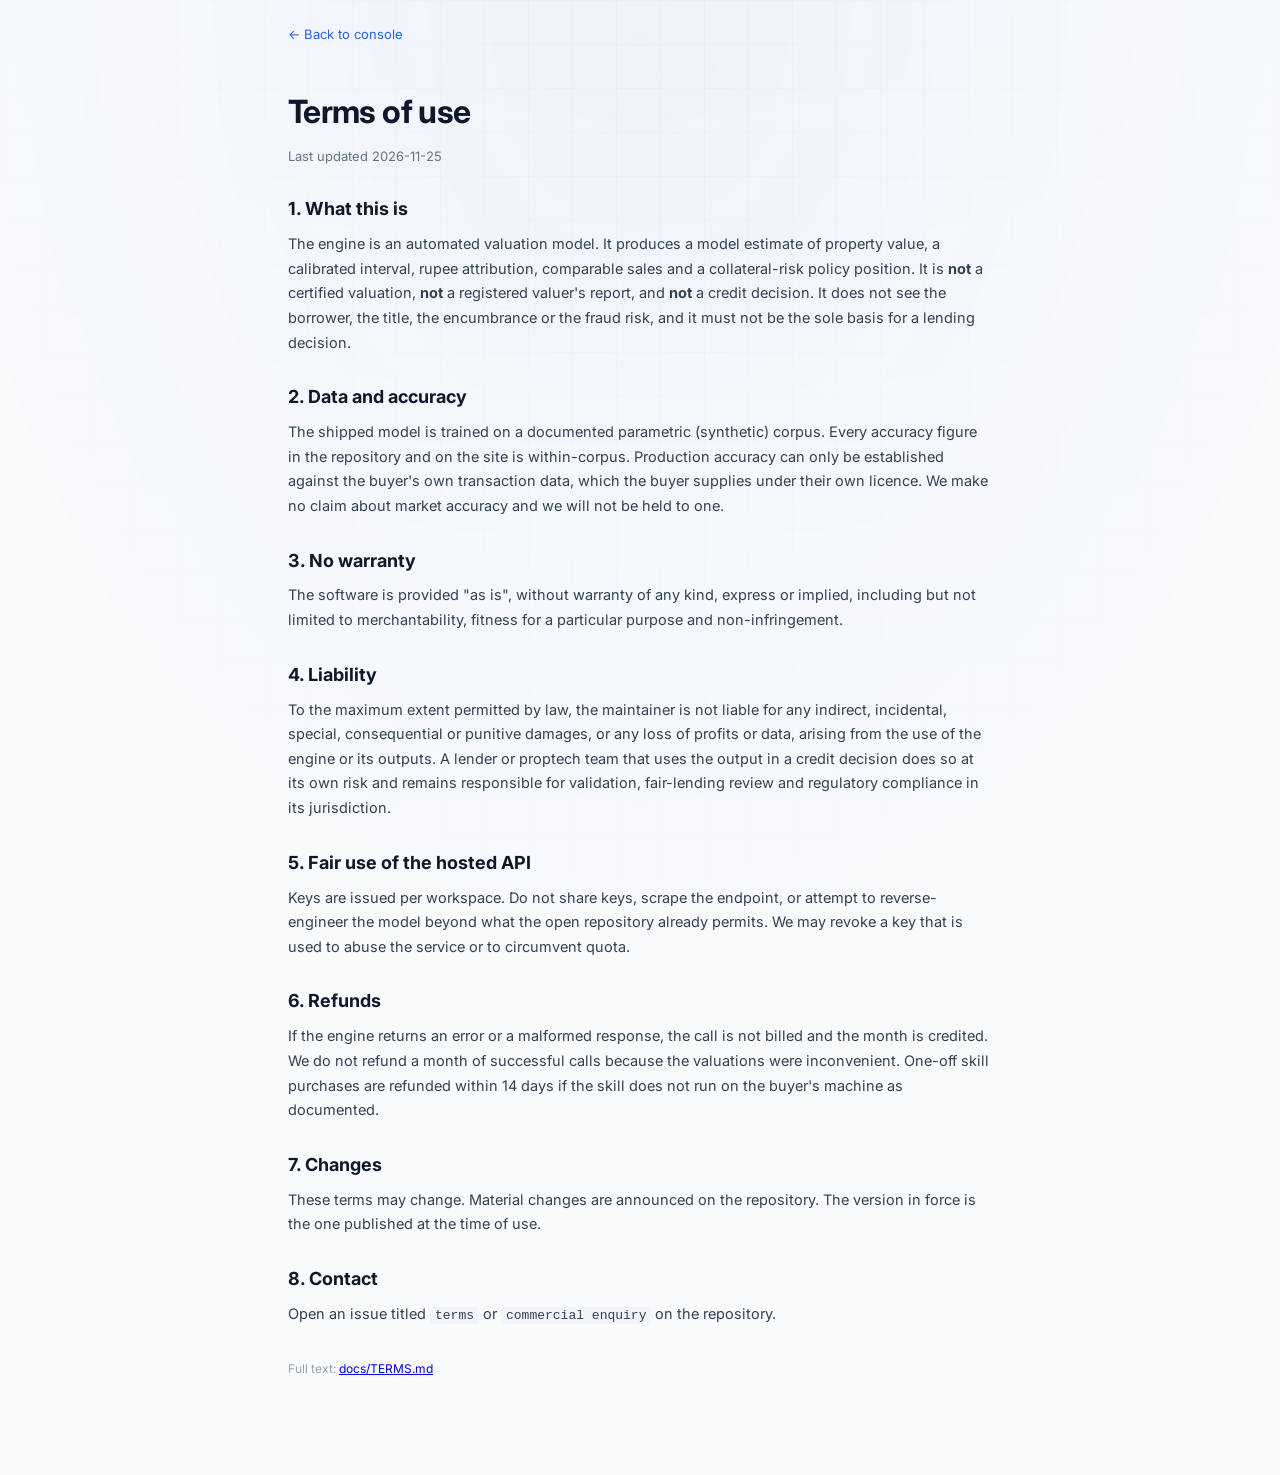
<file: static/terms.html>
<!DOCTYPE html>
<html lang="en">
<head>
<meta charset="utf-8" />
<meta name="viewport" content="width=device-width, initial-scale=1" />
<title>Terms of use — HousingValuation AI</title>
<link rel="icon" href="/favicon.svg" type="image/svg+xml" />
<link rel="preconnect" href="https://fonts.googleapis.com" />
<link rel="preconnect" href="https://fonts.gstatic.com" crossorigin />
<link href="https://fonts.googleapis.com/css2?family=Inter:wght@400;500;550;600;650;700&display=swap" rel="stylesheet" />
<link rel="stylesheet" href="/static/style.css" />
<style>
  .page { max-width: 760px; margin: 0 auto; padding: 0 28px 96px; }
  .page h1 { font-size: 32px; letter-spacing: -0.02em; margin: 40px 0 8px; }
  .page h2 { font-size: 18px; margin: 28px 0 8px; }
  .page p, .page li { font-size: 14.5px; line-height: 1.7; color: var(--ink-2); }
  .page ul { padding-left: 20px; }
  .page code { font-family: var(--mono); font-size: 13px; background: var(--panel-2); padding: 1px 5px; border-radius: 4px; }
  .back { display: inline-block; margin-top: 24px; color: var(--accent); text-decoration: none; font-size: 13px; }
</style>
</head>
<body>
<div class="page">
  <a class="back" href="/">← Back to console</a>
  <h1>Terms of use</h1>
  <p class="muted" style="color:var(--muted);font-size:13px;">Last updated 2026-11-25</p>

  <h2>1. What this is</h2>
  <p>The engine is an automated valuation model. It produces a model estimate of property value, a calibrated interval, rupee attribution, comparable sales and a collateral-risk policy position. It is <strong>not</strong> a certified valuation, <strong>not</strong> a registered valuer's report, and <strong>not</strong> a credit decision. It does not see the borrower, the title, the encumbrance or the fraud risk, and it must not be the sole basis for a lending decision.</p>

  <h2>2. Data and accuracy</h2>
  <p>The shipped model is trained on a documented parametric (synthetic) corpus. Every accuracy figure in the repository and on the site is within-corpus. Production accuracy can only be established against the buyer's own transaction data, which the buyer supplies under their own licence. We make no claim about market accuracy and we will not be held to one.</p>

  <h2>3. No warranty</h2>
  <p>The software is provided "as is", without warranty of any kind, express or implied, including but not limited to merchantability, fitness for a particular purpose and non-infringement.</p>

  <h2>4. Liability</h2>
  <p>To the maximum extent permitted by law, the maintainer is not liable for any indirect, incidental, special, consequential or punitive damages, or any loss of profits or data, arising from the use of the engine or its outputs. A lender or proptech team that uses the output in a credit decision does so at its own risk and remains responsible for validation, fair-lending review and regulatory compliance in its jurisdiction.</p>

  <h2>5. Fair use of the hosted API</h2>
  <p>Keys are issued per workspace. Do not share keys, scrape the endpoint, or attempt to reverse-engineer the model beyond what the open repository already permits. We may revoke a key that is used to abuse the service or to circumvent quota.</p>

  <h2>6. Refunds</h2>
  <p>If the engine returns an error or a malformed response, the call is not billed and the month is credited. We do not refund a month of successful calls because the valuations were inconvenient. One-off skill purchases are refunded within 14 days if the skill does not run on the buyer's machine as documented.</p>

  <h2>7. Changes</h2>
  <p>These terms may change. Material changes are announced on the repository. The version in force is the one published at the time of use.</p>

  <h2>8. Contact</h2>
  <p>Open an issue titled <code>terms</code> or <code>commercial enquiry</code> on the repository.</p>

  <p style="margin-top:32px;font-size:12px;color:var(--faint);">Full text: <a href="https://github.com/abinivesh-m/housing-valuation-ai/blob/main/docs/TERMS.md">docs/TERMS.md</a></p>
</div>
</body>
</html>
</file>
<file: static/style.css>
/* ==========================================================================
   HousingValuation AI — premium product design system
   Clean SaaS aesthetic: generous spacing, refined typography,
   subtle gradients, glass cards, one signature accent.
   ========================================================================== */

:root {
  --bg: #f8fafc;
  --panel: #ffffff;
  --panel-2: #f1f5f9;
  --ink: #0f172a;
  --ink-2: #334155;
  --muted: #64748b;
  --faint: #94a3b8;
  --line: #e2e8f0;
  --line-strong: #cbd5e1;
  --accent: #2563eb;
  --accent-dark: #1d4ed8;
  --accent-ink: #1e3a8a;
  --accent-soft: #eff6ff;
  --accent-glow: rgba(37, 99, 235, 0.16);
  --ok: #059669;
  --ok-soft: #ecfdf5;
  --warn: #d97706;
  --warn-soft: #fdfbee;
  --bad: #dc2626;
  --bad-soft: #fef2f2;
  --radius: 16px;
  --radius-sm: 10px;
  --shadow-1: 0 1px 3px rgba(15, 23, 42, 0.06), 0 1px 2px rgba(15, 23, 42, 0.04);
  --shadow-2: 0 10px 30px -10px rgba(15, 23, 42, 0.08), 0 1px 2px rgba(15, 23, 42, 0.04);
  --shadow-3: 0 20px 40px -15px rgba(15, 23, 42, 0.12);
  --font: "Inter", -apple-system, BlinkMacSystemFont, "Segoe UI", sans-serif;
  --mono: "JetBrains Mono", ui-monospace, "SF Mono", Menlo, monospace;
}

* { margin: 0; padding: 0; box-sizing: border-box; }

html { -webkit-text-size-adjust: 100%; }

body {
  background: var(--bg);
  color: var(--ink);
  font-family: var(--font);
  font-size: 15px;
  line-height: 1.6;
  -webkit-font-smoothing: antialiased;
  -moz-osx-font-smoothing: grayscale;
}

body::before {
  content: "";
  position: fixed;
  inset: 0;
  pointer-events: none;
  background-image:
    radial-gradient(ellipse 600% 400% at 50% -10%, rgba(37, 99, 235, 0.05), transparent 50%),
    linear-gradient(to right, rgba(15, 23, 42, 0.02) 1px, transparent 1px),
    linear-gradient(to bottom, rgba(15, 23, 42, 0.02) 1px, transparent 1px);
  background-size: 100% 100%, 44px 44px, 44px 44px;
  mask-image: radial-gradient(ellipse at 50% 0%, #000 0%, transparent 80%);
  z-index: 0;
}

.mono { font-family: var(--mono); font-variant-numeric: tabular-nums; }
.num { font-variant-numeric: tabular-nums; letter-spacing: -0.01em; }

/* ---------- shell ---------- */
.page { max-width: 1160px; margin: 0 auto; padding: 0 28px 120px; position: relative; z-index: 1; }

.site-head { display: flex; align-items: center; justify-content: space-between; padding: 32px 0 0; }

.site-head .brand { display: flex; align-items: center; gap: 12px; text-decoration: none; }

.site-head .brand-mark { width: 40px; height: 40px; border-radius: 12px; background: linear-gradient(135deg, #2563eb, #1d4ed8); display: grid; place-items: center; color: #fff; font-family: var(--mono); font-size: 16px; font-weight: 700; letter-spacing: 0.02em; box-shadow: 0 8px 24px rgba(37, 99, 235, 0.28); flex: none; }

.site-head .brand-name { font-size: 20px; font-weight: 700; letter-spacing: -0.02em; line-height: 1.2; }

.site-head .brand-sub { font-size: 11.5px; color: var(--muted); text-transform: uppercase; letter-spacing: 0.12em; margin-top: 3px; font-weight: 500; }

.head-links { display: flex; gap: 26px; align-items: center; font-size: 13.5px; }
.head-links a { color: var(--muted); text-decoration: none; font-weight: 500; }
.head-links a:hover { color: var(--accent); }

/* ---------- pricing hero ---------- */
.pricing-hero { padding: 96px 0 60px; max-width: 860px; }

.pricing-hero .eyebrow { font-size: 11px; letter-spacing: 0.18em; text-transform: uppercase; color: var(--accent); font-weight: 700; margin-bottom: 18px; display: inline-block; }

.pricing-hero h1 { font-size: 56px; line-height: 1.08; letter-spacing: -0.03em; margin: 0 0 24px; font-weight: 800; color: var(--ink); }

.pricing-hero h1 b { color: var(--accent-dark); }

.pricing-hero p { font-size: 20px; color: var(--ink-2); line-height: 1.7; max-width: 700px; margin-bottom: 32px; font-weight: 450; }

.pricing-hero .meta { display: flex; gap: 14px; flex-wrap: wrap; margin-top: 10px; }

.pill {
  font-size: 12px; font-weight: 600; color: var(--ink-2);
  background: var(--panel); border: 1px solid var(--line); border-radius: 999px;
  padding: 7px 16px; display: inline-flex; align-items: center; gap: 8px;
}
.pill.accent { background: var(--accent-soft); color: var(--accent-dark); border-color: rgba(37, 99, 235, 0.2); }

/* ---------- tiers ---------- */
.tiers { display: grid; grid-template-columns: repeat(4, 1fr); gap: 24px; margin-top: 14px; }

.tier {
  background: var(--panel); border: 1px solid var(--line); border-radius: var(--radius);
  padding: 40px 32px 36px; display: flex; flex-direction: column; box-shadow: var(--shadow-1);
  transition: transform 0.25s ease, box-shadow 0.25s ease, border-color 0.25s ease;
  position: relative;
  overflow: hidden;
}
.tier::before {
  content: ""; position: absolute; inset: 0 0 0 0; height: 4px;
  background: linear-gradient(90deg, var(--accent-dark), var(--accent));
  opacity: 0; transition: opacity 0.25s ease;
}
.tier:hover { transform: translateY(-4px); box-shadow: var(--shadow-3); border-color: var(--line-strong); }
.tier:hover::before { opacity: 1; }

.tier.featured {
  border-color: var(--accent-dark); background: linear-gradient(180deg, #ffffff 0%, #f0f7ff 100%);
  box-shadow: var(--shadow-2); z-index: 2;
}
.tier.featured::before { opacity: 1; }

.tier.featured::after {
  content: "Most popular"; position: absolute; top: -12px; left: 24px;
  background: var(--accent-dark); color: #fff; font-size: 10px; font-weight: 700;
  letter-spacing: 0.08em; text-transform: uppercase; padding: 5px 14px; border-radius: 999px;
}

.tier h2 { font-size: 20px; font-weight: 700; letter-spacing: -0.01em; margin-bottom: 6px; }

.tier .for { font-size: 13px; color: var(--muted); margin-bottom: 24px; line-height: 1.5; }

.tier .price { margin-bottom: 8px; font-size: 46px; font-weight: 800; letter-spacing: -0.03em; font-variant-numeric: tabular-nums; }
.tier .price span { font-size: 16px; font-weight: 500; color: var(--muted); letter-spacing: 0; }

.tier .calls { font-size: 13px; color: var(--ink-2); margin-bottom: 30px; font-weight: 500; }

.tier ul { list-style: none; margin: 0 0 30px; padding: 0; font-size: 13.5px; color: var(--ink-2); flex: 1; }
.tier li { padding: 9px 0 9px 28px; position: relative; line-height: 1.55; color: var(--ink-2); }
.tier li::before { content: "✓"; position: absolute; left: 0; top: 9px; width: 18px; height: 18px; border-radius: 50%; background: var(--accent-soft); color: var(--accent-dark); font-weight: 700; font-size: 11px; display: grid; place-items: center; }
.tier li.off { color: var(--faint); }
.tier li.off::before { content: ""; background: var(--panel-2); border: 1px solid var(--line); color: var(--faint); }

.btn {
  display: inline-flex; align-items: center; justify-content: center;
  text-decoration: none; font-size: 14px; font-weight: 700; letter-spacing: -0.01em;
  padding: 14px 20px; border-radius: var(--radius-sm);
  border: 1px solid var(--line-strong); color: var(--ink); background: var(--panel);
  transition: all 0.2s ease; width: 100%;
}
.btn:hover { background: var(--panel-2); border-color: var(--ink-2); transform: translateY(-1px); }
.btn.primary {
  background: linear-gradient(180deg, #2563eb, #1d4ed8); border-color: #164dca; color: #fff;
  box-shadow: 0 10px 20px rgba(37, 99, 235, 0.25);
}
.btn.primary:hover { background: linear-gradient(180deg, #3b82f6, #2563eb); border-color: #164dca; transform: translateY(-1px); box-shadow: 0 14px 28px rgba(37, 99, 235, 0.3); }

/* ---------- skill strip ---------- */
.skill-strip { margin-top: 60px; background: var(--panel); border: 1px solid var(--line); border-radius: var(--radius); padding: 32px 36px; display: flex; align-items: center; justify-content: space-between; gap: 26px; box-shadow: var(--shadow-1); }

.skill-strip-left { flex: 1; }
.skill-strip p { font-size: 14.5px; color: var(--ink-2); line-height: 1.65; margin: 0; }
.skill-strip strong { font-weight: 700; color: var(--ink); }
.skill-strip code { font-family: var(--mono); font-size: 12.5px; color: var(--accent-dark); background: var(--accent-soft); padding: 1px 6px; border-radius: 5px; font-weight: 600; }

.skill-strip-right { flex: none; display: flex; flex-direction: column; gap: 10px; align-items: flex-end; }
.skill-strip .skill-price { font-family: var(--mono); font-size: 22px; font-weight: 800; color: var(--ink); }
.skill-strip .skill-price span { font-size: 14px; font-weight: 500; color: var(--muted); }
.skill-strip a { white-space: nowrap; font-size: 13px; font-weight: 600; color: var(--accent-dark); text-decoration: none; border-bottom: 2px solid var(--accent-soft); padding-bottom: 2px; transition: all 0.2s ease; }
.skill-strip a:hover { border-bottom-color: var(--accent-dark); color: var(--accent-dark); }

/* ---------- blocks ---------- */
section.block { margin-top: 100px; }
.block h3 { font-size: 24px; font-weight: 800; letter-spacing: -0.02em; margin-bottom: 10px; }
.block .lede { color: var(--muted); font-size: 17px; margin-top: 4px; max-width: 720px; font-weight: 450; }

.grid-3 { display: grid; grid-template-columns: repeat(3, 1fr); gap: 22px; margin-top: 34px; }

.feature { background: var(--panel); border: 1px solid var(--line); border-radius: 14px; padding: 28px 26px; box-shadow: var(--shadow-1); transition: border-color 0.2s ease; }
.feature:hover { border-color: var(--line-strong); }
.feature h4 { font-size: 15px; font-weight: 700; letter-spacing: -0.01em; margin-bottom: 10px; color: var(--ink); }
.feature p { font-size: 13.5px; color: var(--ink-2); line-height: 1.65; }

/* ---------- rates table ---------- */
table.rates { width: 100%; border-collapse: collapse; margin-top: 30px; background: var(--panel); border: 1px solid var(--line); border-radius: var(--radius-sm); overflow: hidden; font-size: 13.5px; box-shadow: var(--shadow-1); }
table.rates th, table.rates td { text-align: left; padding: 16px 20px; border-bottom: 1px solid var(--line); }
table.rates th { font-size: 11px; letter-spacing: 0.14em; text-transform: uppercase; color: var(--muted); font-weight: 700; background: var(--panel-2); }
table.rates td.num { font-family: var(--mono); font-variant-numeric: tabular-nums; }
table.rates tr:last-child td { border-bottom: 0; }
table.rates tr:hover { background: var(--panel-2); }

/* ---------- FAQ ---------- */
.faq { margin-top: 30px; border-top: 1px solid var(--line); padding-top: 30px; }
.faq details { border-bottom: 1px solid var(--line); padding: 18px 0; }
.faq summary { cursor: pointer; font-size: 15px; font-weight: 600; list-style: none; display: flex; justify-content: space-between; gap: 20px; color: var(--ink); align-items: center; }
.faq summary::-webkit-details-marker { display: none; }
.faq summary::after { content: "+"; color: var(--accent-dark); font-weight: 800; font-size: 18px; }
.faq details[open] summary::after { content: "–"; }
.faq p { font-size: 14px; color: var(--ink-2); line-height: 1.7; margin-top: 12px; max-width: 800px; }

.note-box { margin-top: 34px; border: 1px solid var(--line); background: var(--panel); border-radius: var(--radius-sm); padding: 26px 30px; box-shadow: var(--shadow-1); }
.note-box strong { font-weight: 700; color: var(--ink); }
.note-box p { font-size: 13.5px; color: var(--ink-2); line-height: 1.7; }

/* ---------- CTA ---------- */
.cta { margin-top: 110px; background: linear-gradient(135deg, var(--ink) 0%, #1e293b 100%); color: #fff; border-radius: var(--radius); padding: 48px 40px; display: flex; align-items: center; justify-content: space-between; gap: 36px; box-shadow: var(--shadow-3); }
.cta h3 { font-size: 26px; font-weight: 800; letter-spacing: -0.02em; color: #fff; margin-bottom: 8px; }
.cta p { color: #cbd5e1; font-size: 15px; margin-top: 4px; max-width: 520px; font-weight: 450; }
.cta .btn { background: #fff; border-color: #fff; color: var(--ink); white-space: nowrap; box-shadow: 0 10px 20px rgba(0,0,0,0.12); }
.cta .btn:hover { background: #fff; transform: translateY(-2px); box-shadow: 0 14px 28px rgba(0,0,0,0.16); }

/* ---------- footer ---------- */
.site-foot { margin-top: 100px; display: flex; justify-content: space-between; gap: 20px; font-size: 12px; color: var(--muted); flex-wrap: wrap; padding-top: 40px; border-top: 1px solid var(--line); }
.site-foot .foot-brand { font-weight: 700; color: var(--ink); font-size: 13px; letter-spacing: -0.01em; }
.site-foot a { color: var(--muted); text-decoration: none; font-weight: 500; }
.site-foot a:hover { color: var(--accent-dark); }
.site-foot .sep { color: var(--faint); margin: 0 6px; }

@media (max-width: 1080px) {
  .tiers { grid-template-columns: repeat(2, 1fr); }
  .grid-3 { grid-template-columns: 1fr; }
  .hero h1 { font-size: 42px; }
  .cta { flex-direction: column; align-items: flex-start; gap: 24px; }
  .skill-strip { flex-direction: column; align-items: flex-start; gap: 20px; }
  .skill-strip-right { align-items: flex-start; width: 100%; }
}
@media (max-width: 640px) {
  .tiers { grid-template-columns: 1fr; }
  .hero h1 { font-size: 34px; }
  .page { padding: 0 20px 80px; }
}

/* ==========================================================================
   Console app (index.html) — premium additions
   ========================================================================== */

.app { position: relative; z-index: 1; display: flex; min-height: 100vh; }

.rail {
  width: 260px; flex: 0 0 260px;
  background: var(--panel); border-right: 1px solid var(--line);
  display: flex; flex-direction: column; position: sticky; top: 0; height: 100vh;
}

.brand { display: flex; align-items: center; gap: 12px; padding: 24px 20px 20px; border-bottom: 1px solid var(--line); }

.brand-mark { width: 40px; height: 40px; border-radius: 12px; background: linear-gradient(135deg, #2563eb, #1d4ed8); display: grid; place-items: center; color: #fff; font-family: var(--mono); font-size: 16px; font-weight: 700; letter-spacing: 0.02em; box-shadow: 0 8px 24px rgba(37, 99, 235, 0.28); flex: none; }

.brand-name { font-size: 18px; font-weight: 700; letter-spacing: -0.01em; line-height: 1.2; }

.brand-sub { font-size: 11px; color: var(--muted); text-transform: uppercase; letter-spacing: 0.14em; margin-top: 3px; font-weight: 600; }

.nav { padding: 20px 10px; display: flex; flex-direction: column; gap: 4px; flex: 1; }

.nav-label { font-size: 9.5px; text-transform: uppercase; letter-spacing: 0.16em; color: var(--muted); font-weight: 700; padding: 0 10px 8px; }

.nav-item { display: flex; align-items: center; gap: 12px; padding: 11px 14px; border-radius: 10px; border: none; background: none; color: var(--muted); font-family: inherit; font-size: 14px; font-weight: 600; cursor: pointer; text-align: left; width: 100%; text-decoration: none; transition: all 0.18s ease; }
.nav-item svg { width: 16px; height: 16px; flex: none; stroke-width: 1.8; color: currentColor; }
.nav-item:hover { background: var(--panel-2); color: var(--ink-2); }
.nav-item.is-active { background: var(--accent-soft); color: var(--accent-dark); }
.nav-item.is-active svg { stroke: var(--accent-dark); }

.nav-item .nav-count { margin-left: auto; font-family: var(--mono); font-size: 10px; color: var(--faint); background: var(--panel-2); border: 1px solid var(--line); border-radius: 6px; padding: 1px 6px; }

.rail-foot { border-top: 1px solid var(--line); padding: 16px 20px 18px; font-size: 11px; color: var(--muted); line-height: 1.6; }

.rail-foot strong { color: var(--ink-2); font-weight: 700; }

.shell { flex: 1; min-width: 0; display: flex; flex-direction: column; }

.topbar { height: 64px; flex: none; border-bottom: 1px solid var(--line); background: rgba(255, 255, 255, 0.88); backdrop-filter: blur(14px); display: flex; align-items: center; justify-content: space-between; padding: 0 28px; position: sticky; top: 0; z-index: 20; }

.topbar h1 { font-size: 16px; font-weight: 700; letter-spacing: -0.01em; color: var(--ink); }

.topbar .sub { font-size: 12px; color: var(--muted); margin-top: 2px; font-weight: 500; }

.topbar-right { display: flex; align-items: center; gap: 12px; }

.chip { display: inline-flex; align-items: center; gap: 8px; font-size: 11.5px; font-weight: 600; color: var(--ink-2); background: var(--panel-2); border: 1px solid var(--line); border-radius: 999px; padding: 6px 12px; white-space: nowrap; }

.chip .dot { width: 7px; height: 7px; border-radius: 50%; background: var(--ok); box-shadow: 0 0 0 3px rgba(5, 150, 105, 0.14); flex: none; }

.chip .dot.is-busy { background: var(--warn); box-shadow: 0 0 0 3px rgba(217, 119, 6, 0.14); }

main { padding: 28px 32px 60px; max-width: 1600px; width: 100%; }

.view { display: none; }

.view.is-active { display: block; animation: fade 0.24s ease; }

@keyframes fade { from { opacity: 0; transform: translateY(6px); } to { opacity: 1; transform: none; } }

/* ---------- grid + cards ---------- */

.grid { display: grid; gap: 22px; }

.val-layout { grid-template-columns: 380px minmax(0, 1fr); align-items: start; }

.val-right { display: grid; gap: 22px; }

.duo { display: grid; grid-template-columns: minmax(0, 1fr) minmax(0, 0.82fr); gap: 22px; align-items: start; }

.card { background: var(--panel); border: 1px solid var(--line); border-radius: var(--radius); box-shadow: var(--shadow-1); overflow: hidden; }

.card-hd { display: flex; align-items: center; justify-content: space-between; gap: 14px; padding: 16px 22px; border-bottom: 1px solid var(--line); background: var(--panel-2); }

.card-hd h2 { font-size: 12px; font-weight: 700; text-transform: uppercase; letter-spacing: 0.14em; color: var(--muted); }

.card-hd .hint { font-size: 12px; color: var(--faint); font-weight: 500; }

.card-bd { padding: 22px; }

.card-bd.tight { padding: 16px 22px; }

/* ---------- form ---------- */

.fieldset { margin-bottom: 20px; }

.fieldset:last-of-type { margin-bottom: 8px; }

.fieldset-title { font-size: 9.5px; text-transform: uppercase; letter-spacing: 0.16em; color: var(--muted); font-weight: 700; margin-bottom: 10px; display: flex; align-items: center; gap: 8px; }

.fieldset-title::after { content: ""; height: 1px; flex: 1; background: var(--line); }

.row { display: grid; gap: 12px; margin-bottom: 10px; }

.row.c2 { grid-template-columns: 1fr 1fr; }

.row.c3 { grid-template-columns: 1fr 1fr 1fr; }

.field label { display: block; font-size: 11px; font-weight: 600; color: var(--muted); margin-bottom: 5px; letter-spacing: 0.01em; }

.field select,
.field input { width: 100%; background: #fff; border: 1px solid var(--line-strong); border-radius: 8px; padding: 10px 12px; font-family: var(--font); font-size: 13px; color: var(--ink); transition: border-color 0.16s, box-shadow 0.16s; appearance: none; }

.field select { background-image: url("data:image/svg+xml;charset=utf-8,%3Csvg xmlns='http://www.w3.org/2000/svg' viewBox='0 0 24 24' fill='none' stroke='%2364748b' stroke-width='2.4'%3E%3Cpath d='M6 9l6 6 6-6'/%3E%3C/svg%3E"); background-repeat: no-repeat; background-position: right 10px center; background-size: 14px; padding-right: 30px; }

.field select:focus,
.field input:focus { outline: none; border-color: var(--accent); box-shadow: 0 0 0 3px rgba(37, 99, 235, 0.1); }

.btn { border: 1px solid var(--line-strong); background: #fff; color: var(--ink-2); font-family: inherit; font-size: 13px; font-weight: 600; padding: 9px 14px; border-radius: 8px; cursor: pointer; transition: all 0.16s; display: inline-flex; align-items: center; gap: 8px; white-space: nowrap; }

.btn:hover { border-color: var(--ink-2); background: var(--panel-2); }

.btn-primary { width: 100%; justify-content: center; background: linear-gradient(180deg, #2563eb, #1d4ed8); border: 1px solid #164dca; color: #fff; font-size: 13px; font-weight: 700; padding: 12px 16px; letter-spacing: 0.02em; box-shadow: 0 8px 20px rgba(37, 99, 235, 0.24); }

.btn-primary:hover { background: linear-gradient(180deg, #3b82f6, #2563eb); border-color: #164dca; }

.btn-primary:disabled { opacity: 0.65; cursor: progress; }

.btn-sm { padding: 6px 10px; font-size: 12px; border-radius: 7px; }

.samples { display: flex; gap: 8px; flex-wrap: wrap; }

.sample-chip { font-size: 10.5px; padding: 5px 9px; border-radius: 6px; border: 1px solid var(--line); background: var(--panel-2); color: var(--muted); font-family: inherit; cursor: pointer; transition: all 0.16s; }

.sample-chip:hover { border-color: var(--accent); color: var(--accent-dark); background: var(--accent-soft); }

/* ---------- hero result ---------- */

.hero { padding: 24px 26px 20px; border-bottom: 1px solid var(--line); display: grid; grid-template-columns: minmax(0, 1fr) auto; gap: 26px; align-items: center; }

.eyebrow { font-size: 10px; text-transform: uppercase; letter-spacing: 0.16em; color: var(--muted); font-weight: 700; margin-bottom: 6px; }

.hero-value { font-family: var(--mono); font-size: 46px; font-weight: 800; letter-spacing: -0.04em; line-height: 1.06; color: var(--ink); font-variant-numeric: tabular-nums; }

.hero-value .cur { font-size: 24px; font-weight: 600; color: var(--faint); margin-right: 4px; }

.hero-sub { font-size: 12.5px; color: var(--muted); margin-top: 8px; display: flex; gap: 16px; flex-wrap: wrap; }

.hero-sub b { color: var(--ink-2); font-weight: 700; font-family: var(--mono); }

/* ---------- metrics strip ---------- */

.metrics { display: grid; grid-template-columns: repeat(4, 1fr); border-top: 1px solid var(--line); }

.metric { padding: 14px 18px; border-right: 1px solid var(--line); }

.metric:last-child { border-right: none; }

.metric .k { font-size: 10px; text-transform: uppercase; letter-spacing: 0.12em; color: var(--muted); font-weight: 700; }

.metric .v { font-family: var(--mono); font-size: 18px; font-weight: 700; margin-top: 4px; letter-spacing: -0.01em; }

.metric .d { font-size: 11px; color: var(--faint); margin-top: 2px; }

.metric .v.ok { color: var(--ok); }

.metric .v.warn { color: var(--warn); }

.metric .v.bad { color: var(--bad); }

/* ---------- band ---------- */

.band { margin-top: 16px; }

.band-track { position: relative; height: 7px; border-radius: 99px; background: linear-gradient(90deg, #e2e8f0, #cbd5e1 50%, #e2e8f0); overflow: visible; }

.band-fill { position: absolute; top: 0; bottom: 0; border-radius: 99px; background: linear-gradient(90deg, rgba(37, 99, 235, 0.2), rgba(37, 99, 235, 0.5)); transition: left 0.6s cubic-bezier(0.2, 0.8, 0.2, 1), width 0.6s cubic-bezier(0.2, 0.8, 0.2, 1); }

.band-pin { position: absolute; top: 50%; width: 3px; height: 18px; border-radius: 2px; background: var(--ink); transform: translate(-50%, -50%); transition: left 0.6s cubic-bezier(0.2, 0.8, 0.2, 1); box-shadow: 0 0 0 4px #fff; }

.band-axis { display: flex; justify-content: space-between; margin-top: 8px; font-size: 10.5px; color: var(--faint); font-family: var(--mono); }

/* ---------- conf ---------- */

.conf { display: grid; place-items: center; gap: 7px; }

.conf-ring { position: relative; width: 100px; height: 100px; }

.conf-ring svg { transform: rotate(-90deg); width: 100px; height: 100px; }

.conf-ring .bg { fill: none; stroke: var(--line); stroke-width: 7; }

.conf-ring .fg { fill: none; stroke: var(--accent); stroke-width: 7; stroke-linecap: round; transition: stroke-dashoffset 0.8s cubic-bezier(0.2, 0.8, 0.2, 1), stroke 0.3s; }

.conf-inner { position: absolute; inset: 0; display: grid; place-items: center; text-align: center; }

.conf-num { font-family: var(--mono); font-size: 24px; font-weight: 700; letter-spacing: -0.02em; line-height: 1; }

.conf-lbl { font-size: 9px; text-transform: uppercase; letter-spacing: 0.1em; color: var(--faint); margin-top: 4px; font-weight: 700; }

.conf-cap { font-size: 10.5px; color: var(--muted); text-align: center; }

/* ---------- drivers ---------- */

.driver { padding: 10px 0; border-bottom: 1px dashed var(--line); }

.driver:last-child { border-bottom: none; padding-bottom: 0; }

.driver-top { display: flex; align-items: baseline; justify-content: space-between; gap: 10px; margin-bottom: 6px; }

.driver-name { font-size: 12px; font-weight: 600; color: var(--ink-2); }

.driver-amt { font-family: var(--mono); font-size: 12px; font-weight: 700; }

.driver-amt.pos { color: var(--ok); }

.driver-amt.neg { color: var(--bad); }

.driver-bar { position: relative; height: 5px; border-radius: 99px; background: var(--panel-2); border: 1px solid var(--line); }

.driver-bar span { position: absolute; top: 0; bottom: 0; border-radius: 99px; transition: all 0.6s cubic-bezier(0.2, 0.8, 0.2, 1); }

.driver-bar span.pos { left: 50%; background: linear-gradient(90deg, rgba(5, 150, 105, 0.3), rgba(5, 150, 105, 0.7)); }

.driver-bar span.neg { right: 50%; background: linear-gradient(90deg, rgba(220, 38, 38, 0.7), rgba(220, 38, 38, 0.3)); }

.driver-bar::after { content: ""; position: absolute; left: 50%; top: -3px; bottom: -3px; width: 1px; background: var(--line-strong); }

/* ---------- decision ---------- */

.decision { display: flex; align-items: center; gap: 14px; padding: 16px 18px; border-radius: 12px; border: 1px solid; margin-bottom: 16px; }

.decision.ok { background: var(--ok-soft); border-color: rgba(5, 150, 105, 0.24); }

.decision.warn { background: var(--warn-soft); border-color: rgba(217, 119, 6, 0.24); }

.decision.bad { background: var(--bad-soft); border-color: rgba(220, 38, 38, 0.22); }

.decision-icon { width: 34px; height: 34px; border-radius: 10px; display: grid; place-items: center; flex: none; background: #fff; border: 1px solid rgba(15, 23, 42, 0.06); }

.decision-title { font-size: 13px; font-weight: 700; letter-spacing: -0.01em; }

.decision.ok .decision-title { color: var(--ok); }

.decision.warn .decision-title { color: var(--warn); }

.decision.bad .decision-title { color: var(--bad); }

.decision-sub { font-size: 11px; color: var(--muted); margin-top: 2px; }

.grade { margin-left: auto; font-family: var(--mono); font-size: 18px; font-weight: 700; width: 38px; height: 38px; display: grid; place-items: center; border-radius: 10px; background: #fff; border: 1px solid rgba(15, 23, 42, 0.08); flex: none; }

/* ---------- lending ---------- */

.ltv-row { display: flex; justify-content: space-between; font-size: 12px; margin-bottom: 7px; }

.ltv-row b { font-family: var(--mono); font-weight: 700; }

.ltv-track { position: relative; height: 8px; border-radius: 99px; background: var(--panel-2); border: 1px solid var(--line); margin-bottom: 5px; }

.ltv-fill { position: absolute; left: 0; top: 0; bottom: 0; border-radius: 99px; background: var(--accent); opacity: 0.55; transition: width 0.5s ease; }

.ltv-cap { position: absolute; top: -4px; bottom: -4px; width: 2px; background: var(--ink); border-radius: 2px; }

.ltv-scale { display: flex; justify-content: space-between; font-size: 10px; color: var(--faint); font-family: var(--mono); margin-bottom: 14px; }

.checks { display: flex; flex-direction: column; gap: 8px; }

.check { display: flex; gap: 10px; align-items: flex-start; font-size: 12px; }

.check .ic { width: 16px; height: 16px; border-radius: 50%; flex: none; display: grid; place-items: center; margin-top: 3px; }

.check .ic.pass { background: var(--ok-soft); color: var(--ok); }

.check .ic.warn { background: var(--warn-soft); color: var(--warn); }

.check .ic.fail { background: var(--bad-soft); color: var(--bad); }

.check .ic svg { width: 10px; height: 10px; stroke-width: 3; }

.check .txt b { font-weight: 700; color: var(--ink-2); }

.check .txt span { color: var(--muted); }

.pills { display: flex; flex-wrap: wrap; gap: 6px; margin-top: 14px; }

.pill { font-family: var(--mono); font-size: 10px; padding: 4px 8px; border-radius: 5px; background: var(--bad-soft); color: var(--bad); border: 1px solid rgba(220, 38, 38, 0.16); letter-spacing: 0.01em; }

.pill.neutral { background: var(--panel-2); color: var(--muted); border-color: var(--line); }

/* ---------- tables ---------- */

.tbl-wrap { overflow-x: auto; }

table { width: 100%; border-collapse: collapse; font-size: 12px; }

thead th { text-align: left; font-size: 10px; text-transform: uppercase; letter-spacing: 0.14em; color: var(--muted); font-weight: 700; padding: 10px 12px; border-bottom: 1px solid var(--line); background: var(--panel-2); white-space: nowrap; }

tbody td { padding: 10px 12px; border-bottom: 1px solid var(--line); color: var(--ink-2); white-space: nowrap; }

tbody tr:last-child td { border-bottom: none; }

tbody tr:hover { background: var(--panel-2); }

td.num, th.num { text-align: right; font-family: var(--mono); font-variant-numeric: tabular-nums; }

.tbl-name { font-weight: 600; color: var(--ink); }

/* ---------- geo ---------- */

.geo-grid { display: grid; grid-template-columns: repeat(4, 1fr); gap: 10px; }

.geo-cell { border: 1px solid var(--line); border-radius: 10px; padding: 10px 12px; background: var(--panel-2); }

.geo-cell .k { font-size: 9.5px; text-transform: uppercase; letter-spacing: 0.1em; color: var(--muted); font-weight: 700; }

.geo-cell .v { font-family: var(--mono); font-size: 16px; font-weight: 700; margin-top: 3px; }

.geo-note { font-size: 11.5px; color: var(--muted); margin-top: 12px; line-height: 1.6; }

.geo-unavailable { font-size: 12px; color: var(--muted); background: var(--panel-2); border: 1px dashed var(--line-strong); border-radius: 10px; padding: 14px 16px; line-height: 1.65; }

/* ---------- misc ---------- */

.empty { text-align: center; padding: 52px 26px; color: var(--muted); font-size: 13px; line-height: 1.7; }

.empty .big { font-size: 16px; color: var(--muted); font-weight: 600; margin-bottom: 6px; }

.skeleton { background: linear-gradient(90deg, #eef1f5 25%, #f6f8fa 37%, #eef1f5 63%); background-size: 400% 100%; animation: shimmer 1.4s ease infinite; border-radius: 6px; }

@keyframes shimmer { 0% { background-position: 100% 0; } 100% { background-position: 0 0; } }

.banner { display: flex; align-items: center; gap: 12px; padding: 12px 16px; border-radius: 10px; font-size: 12.5px; border: 1px solid; margin-bottom: 16px; }

.banner.ok { background: var(--ok-soft); border-color: rgba(5, 150, 105, 0.22); color: var(--ok); }

.banner.bad { background: var(--bad-soft); border-color: rgba(220, 38, 38, 0.22); color: var(--bad); }

.section-title { font-size: 14px; font-weight: 700; letter-spacing: -0.01em; margin-bottom: 4px; }

.section-sub { font-size: 12px; color: var(--muted); margin-bottom: 18px; font-weight: 500; }

.kpi-grid { display: grid; grid-template-columns: repeat(4, 1fr); gap: 18px; margin-bottom: 20px; }

.kpi { background: var(--panel); border: 1px solid var(--line); border-radius: 14px; padding: 18px 20px; box-shadow: var(--shadow-1); }

.kpi .k { font-size: 10px; text-transform: uppercase; letter-spacing: 0.12em; color: var(--muted); font-weight: 700; }

.kpi .v { font-family: var(--mono); font-size: 28px; font-weight: 700; letter-spacing: -0.02em; margin-top: 5px; }

.kpi .d { font-size: 11px; color: var(--faint); margin-top: 3px; line-height: 1.5; }

.bar-row { display: grid; grid-template-columns: 200px 1fr 66px; gap: 14px; align-items: center; padding: 9px 0; border-bottom: 1px dashed var(--line); font-size: 12px; }

.bar-row:last-child { border-bottom: none; }

.bar-row .lbl { color: var(--ink-2); }

.bar-track { height: 6px; border-radius: 99px; background: var(--panel-2); border: 1px solid var(--line); overflow: hidden; }

.bar-track span { display: block; height: 100%; border-radius: 99px; background: var(--accent); opacity: 0.75; transition: width 0.7s cubic-bezier(0.2, 0.8, 0.2, 1); }

.bar-row .val { text-align: right; font-family: var(--mono); font-size: 11px; color: var(--muted); }

.steps { display: grid; grid-template-columns: repeat(3, 1fr); gap: 16px; }

.step { border: 1px solid var(--line); border-radius: 12px; padding: 16px 18px; background: var(--panel-2); position: relative; }

.step .n { font-family: var(--mono); font-size: 10px; color: var(--accent-dark); font-weight: 700; letter-spacing: 0.04em; }

.step .t { font-size: 12.5px; font-weight: 700; margin: 6px 0 5px; color: var(--ink); }

.step .d { font-size: 11px; color: var(--muted); line-height: 1.6; }

.step .tag { margin-top: 10px; display: inline-block; font-size: 9px; text-transform: uppercase; letter-spacing: 0.08em; font-weight: 700; padding: 3px 7px; border-radius: 4px; }

.step .tag.live { background: var(--ok-soft); color: var(--ok); }

.step .tag.plan { background: var(--warn-soft); color: var(--warn); }

.ledger-row { font-family: var(--mono); font-size: 11px; }

.hash { color: var(--muted); }

.note { font-size: 11.5px; color: var(--muted); line-height: 1.7; background: var(--panel-2); border: 1px solid var(--line); border-left: 3px solid var(--line-strong); border-radius: 10px; padding: 14px 16px; }

.note b { color: var(--ink-2); font-weight: 700; }

.note.warn { border-left-color: var(--warn); background: var(--warn-soft); }

.stack { display: flex; flex-direction: column; gap: 16px; }

.inline { display: flex; align-items: center; gap: 10px; flex-wrap: wrap; }

.spread { display: flex; align-items: center; justify-content: space-between; gap: 14px; }

/* ---------- responsive ---------- */

@media (max-width: 1320px) {
  .val-layout { grid-template-columns: 350px minmax(0, 1fr); }
  .duo { grid-template-columns: 1fr; }
}
@media (max-width: 1080px) {
  .rail { width: 72px; flex-basis: 72px; }
  .brand { padding: 20px 12px; justify-content: center; }
  .brand-name, .brand-sub, .nav-label, .nav-item span, .nav-item .nav-count, .rail-foot { display: none; }
  .nav-item { justify-content: center; padding: 12px 0; }
  .val-layout { grid-template-columns: 1fr; }
  .kpi-grid { grid-template-columns: repeat(2, 1fr); }
  .steps { grid-template-columns: 1fr 1fr; }
}
@media (max-width: 760px) {
  main { padding: 20px 18px 48px; }
  .topbar { padding: 0 18px; }
  .hero { grid-template-columns: 1fr; }
  .metrics { grid-template-columns: repeat(2, 1fr); }
  .geo-grid { grid-template-columns: repeat(2, 1fr); }
  .kpi-grid { grid-template-columns: 1fr; }
  .steps { grid-template-columns: 1fr; }
  .bar-row { grid-template-columns: 1fr 1fr 56px; }
}
</file>
